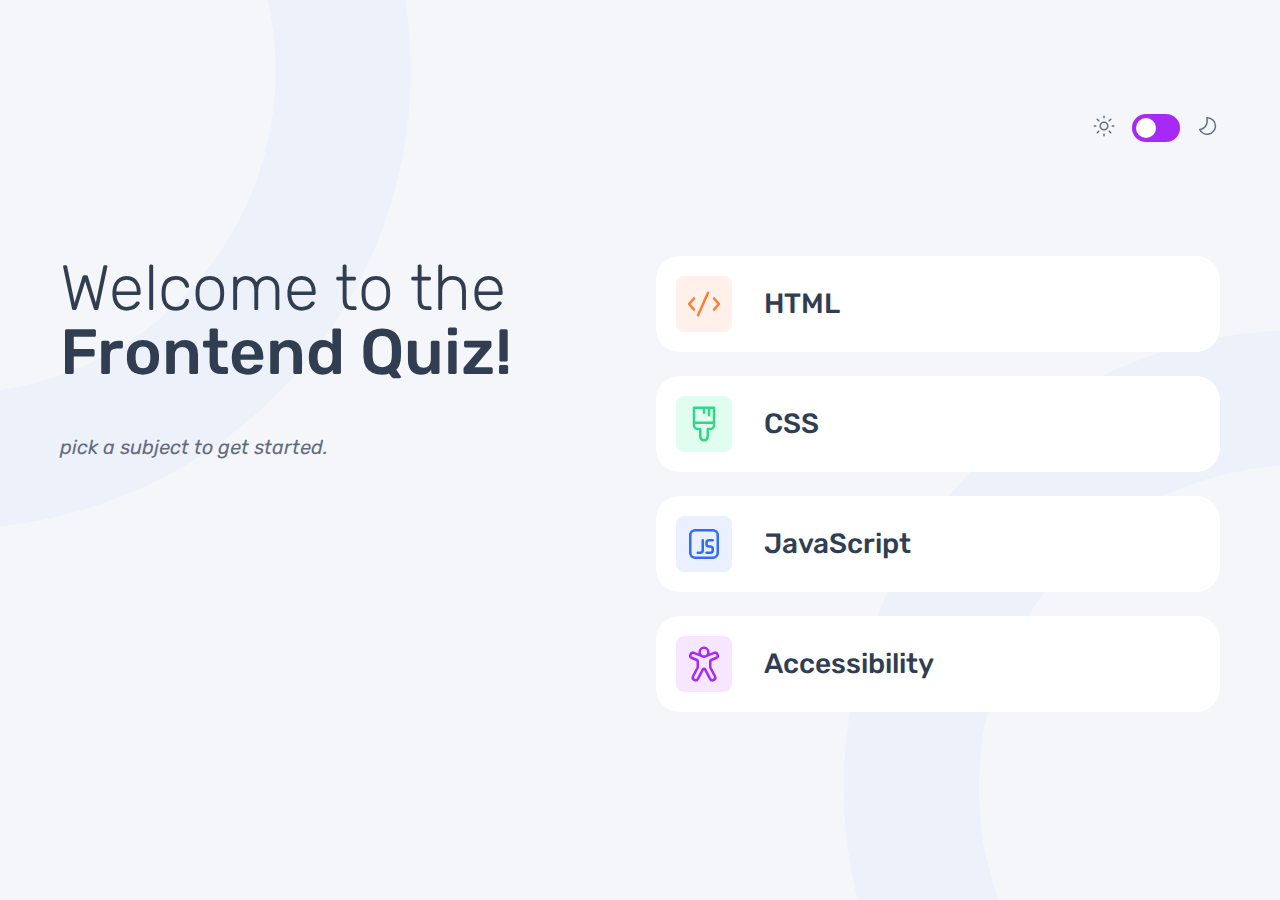
<file: solution14/index.html>
<!DOCTYPE html>
<html lang="en">
<head>
  <meta charset="UTF-8">
  <meta name="viewport" content="width=device-width, initial-scale=1.0">
  <link rel="icon" type="image/png" sizes="32x32" href="./assets/images/favicon-32x32.png">
  <link rel="stylesheet" href="styles.css">
  <title>Frontend Mentor | Frontend quiz app</title>
</head>
<body>
  <div class="container">
    <header>
      <div class="icons">
        <div class="imgSunDark" id="imgSunDark"><img src="assets/images/icon-sun-dark.svg"></div>
        <div class="imgSunLight" id="imgSunLight"><img src="assets/images/icon-sun-light.svg"></div>
        <input type="checkbox" class="theme-checkbox" id="theme-input">
        <div class="imgMoonDark" id="imgMoonDark"><img src="assets/images/icon-moon-dark.svg"></div>
        <div class="imgMoonLight" id="imgMoonLight"><img src="assets/images/icon-moon-light.svg"></div>  
      </div>
    </header>
    <div class="mainContent">
      <div class="wrapperLeft">
        <h1 class="heading" id="heading">
          <span class="h1Light" id="h1-light">Welcome to the</span>Frontend Quiz!
        </h1>
        <div class="subHeading" id="sub-heading">
          pick a subject to get started.
        </div>
      </div>
      <div class="wrapperRight">
        <a href="HTML.html"><button class="btnOption" id="btnOption">
            <div class="btnImgWrapperHTML"><img src="assets/images/icon-html.svg"></div><span
              class="imgText" id="imgText">HTML</span>
          </button></a>
        <a href="CSS.html"><button class="btnOption" id="btnOption1">
          <div class="btnImgWrapperCSS"><img src="assets/images/icon-css.svg" width="40px" height="40px"></div><span
            class="imgText" id="imgText1">CSS</span>
        </button></a>
         <a href="JavaScript.html"><button class="btnOption" id="btnOption2">
         <div class="btnImgWrapperJS"><img src="assets/images/icon-js.svg"></div><span
            class="imgText" id="imgText2">JavaScript</span>
        </button></a>
        <a href="Accessibility.html"><button class="btnOption" id="btnOption3">
          <div class="btnImgWrapperAccessibility"><img src="assets/images/icon-accessibility.svg"></div><span
            class="imgText" id="imgText3">Accessibility</span>
        </button></a>
      </div>
    </div>
  </div>
  <div class="iconsContainer" style="display: none;">
    <div class="imgSunDark" id="imgSunDark1"><img src="assets/images/icon-sun-dark.svg"></div>
    <div class="imgSunLight" id="imgSunLight1"><img src="assets/images/icon-sun-light.svg"></div>
    <input type="checkbox" class="theme-checkbox" id="theme-input1">
    <div class="imgMoonDark" id="imgMoonDark1"><img src="assets/images/icon-moon-dark.svg"></div>
    <div class="imgMoonLight" id="imgMoonLight1"><img src="assets/images/icon-moon-light.svg"></div>  
</div>
  <script src="darkmode.js"></script>
  <script src="main.js"></script>
</body>
</html>
</file>
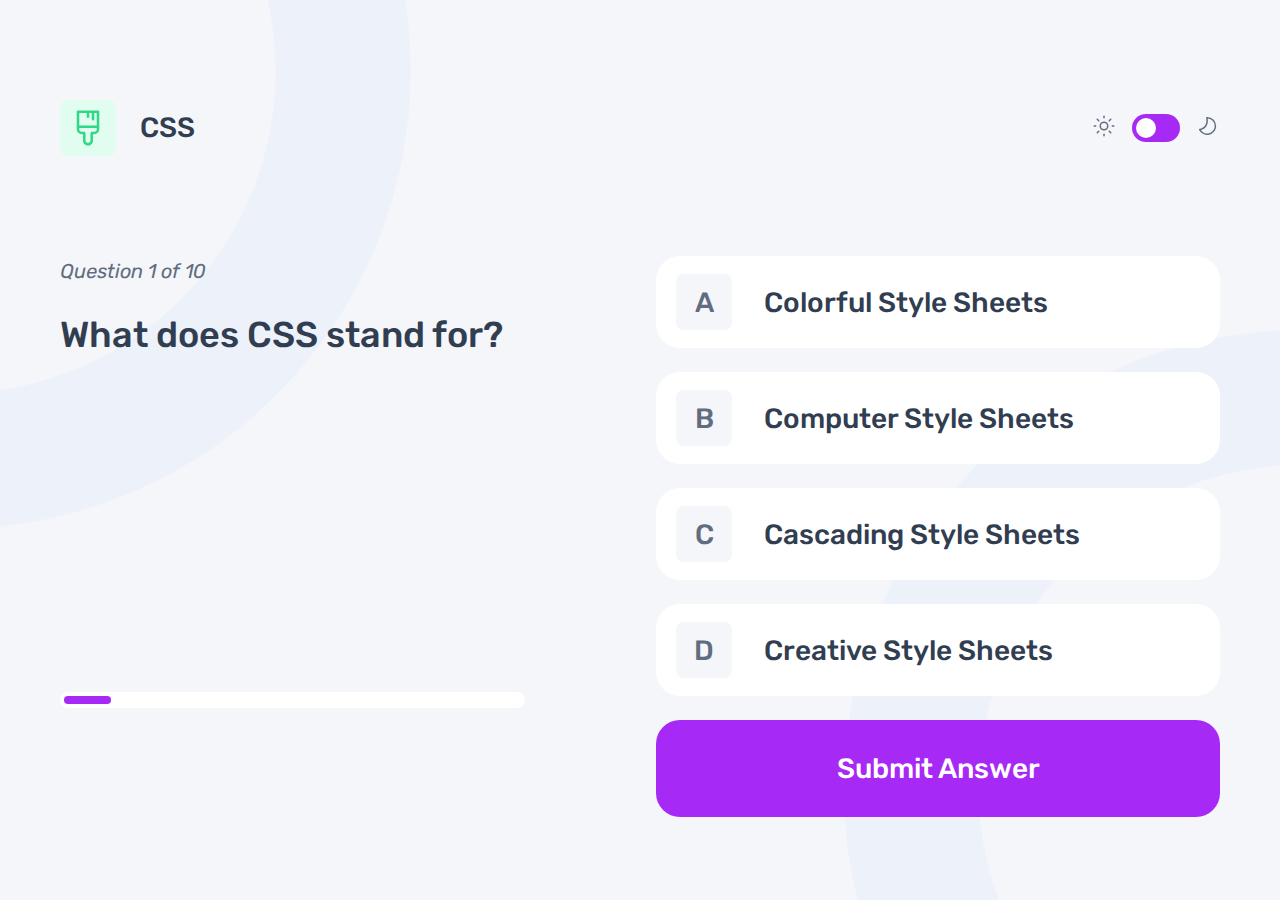
<file: solution14/CSS.html>
<!DOCTYPE html>
<html lang="en">
<head>
    <meta charset="UTF-8">
    <meta name="viewport" content="width=device-width, initial-scale=1.0">
    <link rel="icon" type="image/png" sizes="32x32" href="./assets/images/favicon-32x32.png">
    <link rel="stylesheet" href="CSS.css">
    <title>Frontend Mentor | Frontend quiz app</title>
</head>
<body>
    <div class="Quiz" id="quizContainer">
        <div class="container">
            <header>
                <div class="icons">
                    <div class="buttonWrapper">
                        <div class="btnImgWrapperCSS">
                            <img src="assets/images/icon-css.svg">
                        </div>
                        <span class="imgText">CSS</span>
                    </div>
                    <div class="iconsContainer">
                        <div class="imgSunDark" id="imgSunDark"><img src="assets/images/icon-sun-dark.svg"></div>
                        <div class="imgSunLight" id="imgSunLight"><img src="assets/images/icon-sun-light.svg"></div>
                        <input type="checkbox" class="theme-checkbox" id="theme-input">
                        <div class="imgMoonDark" id="imgMoonDark"><img src="assets/images/icon-moon-dark.svg"></div>
                        <div class="imgMoonLight" id="imgMoonLight"><img src="assets/images/icon-moon-light.svg"></div>  
                    </div>
                </div>
            </header>
            <div class="mainContent">
                <div class="wrapperLeft">
                    <div class="questionWrapper">
                        <div class="questionNumber">
                            Question <span id="questionNumber"></span> of 10
                        </div>
                        <div class="Question">
                            <span id="question"></span>
                        </div>
                    </div>
                    <div class="progress-container">
                        <div class="progress-bar" id="progress-bar"></div>
                    </div>
                </div>
                <div class="wrapperRight">
                    <div class="buttonContainer">
                        <button class="buttonAnswer" id="button-answer1">
                            <div class="answer" id="answer1">A</div><span id="answer01"></span>
                            <img src="assets/images/icon-correct.svg" class="imgCorrect" id="correct"><img
                                src="assets/images/icon-error.svg" class="imgWrong" id="wrong">
                        </button>
                        <button class="buttonAnswer" id="button-answer2">
                            <div class="answer" id="answer2">B</div><span id="answer02"></span>
                            <img src="assets/images/icon-correct.svg" class="imgCorrect" id="correct"><img
                                src="assets/images/icon-error.svg" class="imgWrong" id="wrong">
                        </button>
                        <button class="buttonAnswer" id="button-answer3">
                            <div class="answer" id="answer3">C</div><span id="answer03"></span>
                            <img src="assets/images/icon-correct.svg" class="imgCorrect" id="correct"><img
                                src="assets/images/icon-error.svg" class="imgWrong" id="wrong">
                        </button>
                        <button class="buttonAnswer" id="button-answer4">
                            <div class="answer" id="answer4">D</div><span id="answer04"></span>
                            <img src="assets/images/icon-correct.svg" class="imgCorrect" id="correct"><img
                                src="assets/images/icon-error.svg" class="imgWrong" id="wrong">
                        </button>
                    </div>
                    <button class="btnSubmit" id="btn-submit">Submit Answer</button>
                    <div class="invalidAnswer" id="invalid-answer">
                        <img src="assets/images/icon-error.svg" style="margin-right: 8px;">Please select an answer
                    </div>
                </div>
            </div>
        </div>
    </div>
    <div class="Score" id="score-container">
        <div class="container">
            <header>
                <div class="icons">
                    <div class="buttonWrapper">
                        <div class="btnImgWrapperCSS">
                            <img src="assets/images/icon-css.svg">
                        </div>
                        <span class="imgText">CSS</span>
                    </div>
                    <div class="iconsContainer">
                        <div class="imgSunDark" id="imgSunDark1"><img src="assets/images/icon-sun-dark.svg"></div>
                        <div class="imgSunLight" id="imgSunLight1"><img src="assets/images/icon-sun-light.svg"></div>
                        <input type="checkbox" class="theme-checkbox" id="theme-input1">
                        <div class="imgMoonDark" id="imgMoonDark1"><img src="assets/images/icon-moon-dark.svg"></div>
                        <div class="imgMoonLight" id="imgMoonLight1"><img src="assets/images/icon-moon-light.svg"></div>  
                    </div>
                </div>
            </header>
            <div class="mainContent">
                <div class="wrapperLeft">
                    <h1 class="heading">
                        <span class="h1Light">Quiz completed</span>You scored...
                    </h1>
                </div>
                <div class="wrapper1">
                <div class="wrapperRight wrapperRightBackground">
                    <div class="wrapper">
                        <div class="btnImgWrapperCSS">
                            <img src="assets/images/icon-css.svg">
                        </div>
                        <span class="imgText">CSS</span>
                    </div>
                    <div class="scoreContainer">
                        <span class="scored" id="scored"></span><br>out of 10
                    </div>
                </div>
                <button class="btnSubmit" id="play-again">Play Again</button>
            </div>
            </div>
        </div>
    </div>
    <script src="darkmode.js"></script>
    <script src="css.js"></script>
</body>
</html>
</file>
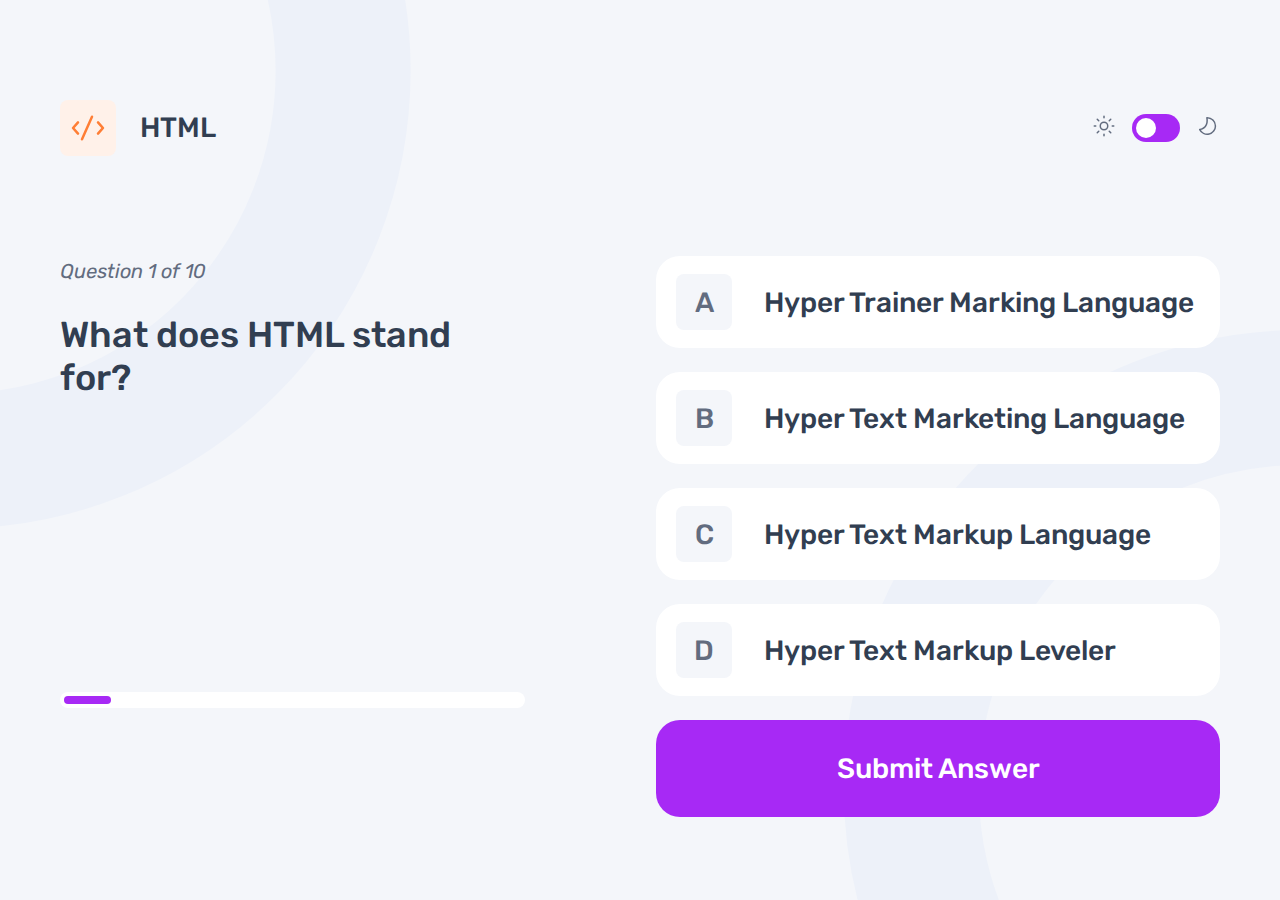
<file: solution14/HTML.html>
<!DOCTYPE html>
<html lang="en">
<head>
    <meta charset="UTF-8">
    <meta name="viewport" content="width=device-width, initial-scale=1.0">
    <link rel="icon" type="image/png" sizes="32x32" href="./assets/images/favicon-32x32.png">
    <link rel="stylesheet" href="HTML.css">
    <title>Frontend Mentor | Frontend quiz app</title>
</head>
<body>
    <div class="Quiz" id="quizContainer">
        <div class="container">
            <header>
                <div class="icons">
                    <div class="buttonWrapper">
                        <div class="btnImgWrapperHTML">
                            <img src="assets/images/icon-html.svg">
                        </div>
                        <span class="imgText" id="heading">HTML</span>
                    </div>
                    <div class="iconsContainer">
                        <div class="imgSunDark" id="imgSunDark"><img src="assets/images/icon-sun-dark.svg"></div>
                        <div class="imgSunLight" id="imgSunLight1"><img src="assets/images/icon-sun-light.svg"></div>
                        <input type="checkbox" class="theme-checkbox" id="theme-input">
                        <div class="imgMoonDark" id="imgMoonDark"><img src="assets/images/icon-moon-dark.svg"></div>
                        <div class="imgMoonLight" id="imgMoonLight1"><img src="assets/images/icon-moon-light.svg"></div>  
                    </div>
                </div>
            </header>
            <div class="mainContent">
                <div class="wrapperLeft">
                    <div class="questionWrapper">
                        <div class="questionNumber" id="questionNumber1">
                            Question <span id="questionNumber"></span> of 10
                        </div>
                        <div class="Question">
                            <span id="question"></span>
                        </div>
                    </div>
                    <div class="progress-container" id="progress-container">
                        <div class="progress-bar" id="progress-bar"></div>
                    </div>
                </div>
                <div class="wrapperRight">
                    <div class="buttonContainer">
                        <button class="buttonAnswer" id="button-answer1">
                            <div class="answer" id="answer1">A</div><span id="answer01"></span>
                            <img src="assets/images/icon-correct.svg" class="imgCorrect" id="correct"><img
                                src="assets/images/icon-error.svg" class="imgWrong" id="wrong">
                        </button>
                        <button class="buttonAnswer" id="button-answer2">
                            <div class="answer" id="answer2">B</div><span id="answer02"></span>
                            <img src="assets/images/icon-correct.svg" class="imgCorrect" id="correct"><img
                                src="assets/images/icon-error.svg" class="imgWrong" id="wrong">
                        </button>
                        <button class="buttonAnswer" id="button-answer3">
                            <div class="answer" id="answer3">C</div><span id="answer03"></span>
                            <img src="assets/images/icon-correct.svg" class="imgCorrect" id="correct"><img
                                src="assets/images/icon-error.svg" class="imgWrong" id="wrong">
                        </button>
                        <button class="buttonAnswer" id="button-answer4">
                            <div class="answer" id="answer4">D</div><span id="answer04"></span>
                            <img src="assets/images/icon-correct.svg" class="imgCorrect" id="correct"><img
                                src="assets/images/icon-error.svg" class="imgWrong" id="wrong">
                        </button>
                    </div>
                    <button class="btnSubmit" id="btn-submit">Submit Answer</button>
                    <div class="invalidAnswer" id="invalid-answer">
                        <img src="assets/images/icon-error.svg" style="margin-right: 8px;">Please select an answer
                    </div>
                </div>
            </div>
        </div>
    </div>
    <div class="Score" id="score-container">
        <div class="container">
            <header>
                <div class="icons">
                    <div class="buttonWrapper">
                        <div class="btnImgWrapperHTML">
                            <img src="assets/images/icon-html.svg">
                        </div>
                        <span class="imgText"  id="htmlText">HTML</span>
                    </div>
                    <div class="iconsContainer">
                        <div class="imgSunDark" id="imgSunDark1"><img src="assets/images/icon-sun-dark.svg"></div>
                        <div class="imgSunLight" id="imgSunLight1"><img src="assets/images/icon-sun-light.svg"></div>
                        <input type="checkbox" class="theme-checkbox" id="theme-input1">
                        <div class="imgMoonDark" id="imgMoonDark1"><img src="assets/images/icon-moon-dark.svg"></div>
                        <div class="imgMoonLight" id="imgMoonLight1"><img src="assets/images/icon-moon-light.svg"></div>  
                    </div>
                </div>
            </header>
            <div class="mainContent">
                <div class="wrapperLeft">
                    <h1 class="heading" id="heading1">
                        <span class="h1Light" id="h1Light1">Quiz completed</span>You scored...
                    </h1>
                </div>
                <div class="wrapper1">
                <div class="wrapperRight wrapperRightBackground">
                    <div class="wrapper">
                        <div class="btnImgWrapperHTML">
                            <img src="assets/images/icon-html.svg">
                        </div>
                        <span class="imgText">HTML</span>
                    </div>
                    <div class="scoreContainer">
                        <span class="scored" id="scored"></span><br>out of 10
                    </div>
                </div>
                <button class="btnSubmit" id="play-again">Play Again</button>
            </div>
            </div>
        </div>
    </div>
    <script src="darkmode.js"></script>
    <script src="main.js"></script>
</body>
</html>
</file>
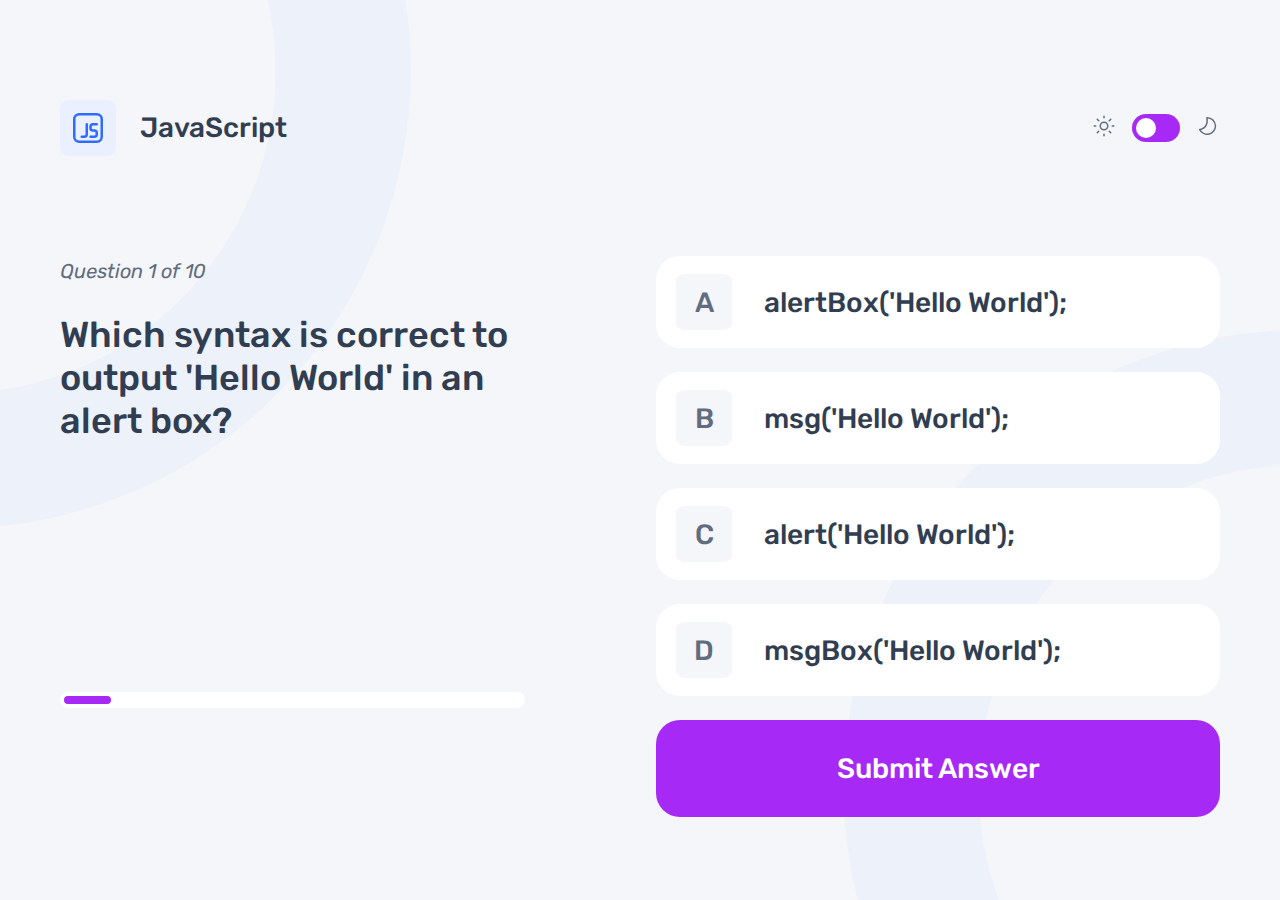
<file: solution14/JavaScript.html>
<!DOCTYPE html>
<html lang="en">
<head>
    <meta charset="UTF-8">
    <meta name="viewport" content="width=device-width, initial-scale=1.0">
    <link rel="icon" type="image/png" sizes="32x32" href="./assets/images/favicon-32x32.png">
    <link rel="stylesheet" href="JS.css">
    <title>Frontend Mentor | Frontend quiz app</title>
</head>
<body>
    <div class="Quiz" id="quizContainer">
        <div class="container">
            <header>
                <div class="icons">
                    <div class="buttonWrapper">
                        <div class="btnImgWrapperJS">
                            <img src="assets/images/icon-js.svg">
                        </div>
                        <span class="imgText">JavaScript</span>
                    </div>
                    <div class="iconsContainer">
                        <div class="imgSunDark" id="imgSunDark1"><img src="assets/images/icon-sun-dark.svg"></div>
                        <div class="imgSunLight" id="imgSunLight1"><img src="assets/images/icon-sun-light.svg"></div>
                        <input type="checkbox" class="theme-checkbox" id="theme-input">
                        <div class="imgMoonDark" id="imgMoonDark1"><img src="assets/images/icon-moon-dark.svg"></div>
                        <div class="imgMoonLight" id="imgMoonLight1"><img src="assets/images/icon-moon-light.svg"></div>  
                    </div>
                </div>
            </header>
            <div class="mainContent">
                <div class="wrapperLeft">
                    <div class="questionWrapper">
                        <div class="questionNumber">
                            Question <span id="questionNumber"></span> of 10
                        </div>
                        <div class="Question">
                            <span id="question"></span>
                        </div>
                    </div>
                    <div class="progress-container">
                        <div class="progress-bar" id="progress-bar"></div>
                    </div>
                </div>
                <div class="wrapperRight">
                    <div class="buttonContainer">
                        <button class="buttonAnswer" id="button-answer1">
                            <div class="answer" id="answer1">A</div><span id="answer01"></span>
                            <img src="assets/images/icon-correct.svg" class="imgCorrect" id="correct"><img
                                src="assets/images/icon-error.svg" class="imgWrong" id="wrong">
                        </button>
                        <button class="buttonAnswer" id="button-answer2">
                            <div class="answer" id="answer2">B</div><span id="answer02"></span>
                            <img src="assets/images/icon-correct.svg" class="imgCorrect" id="correct"><img
                                src="assets/images/icon-error.svg" class="imgWrong" id="wrong">
                        </button>
                        <button class="buttonAnswer" id="button-answer3">
                            <div class="answer" id="answer3">C</div><span id="answer03"></span>
                            <img src="assets/images/icon-correct.svg" class="imgCorrect" id="correct"><img
                                src="assets/images/icon-error.svg" class="imgWrong" id="wrong">
                        </button>
                        <button class="buttonAnswer" id="button-answer4">
                            <div class="answer" id="answer4">D</div><span id="answer04"></span>
                            <img src="assets/images/icon-correct.svg" class="imgCorrect" id="correct"><img
                                src="assets/images/icon-error.svg" class="imgWrong" id="wrong">
                        </button>
                    </div>
                    <button class="btnSubmit" id="btn-submit">Submit Answer</button>
                    <div class="invalidAnswer" id="invalid-answer">
                        <img src="assets/images/icon-error.svg" style="margin-right: 8px;">Please select an answer
                    </div>
                </div>
            </div>
        </div>
    </div>
    <div class="Score" id="score-container">
        <div class="container">
            <header>
                <div class="icons">
                    <div class="buttonWrapper">
                        <div class="btnImgWrapperJS">
                            <img src="assets/images/icon-js.svg">
                        </div>
                        <span class="imgText">JavaScript</span>
                    </div>
                    <div class="iconsContainer">
                        <div class="imgSunDark" id="imgSunDark"><img src="assets/images/icon-sun-dark.svg"></div>
                        <div class="imgSunLight" id="imgSunLight"><img src="assets/images/icon-sun-light.svg"></div>
                        <input type="checkbox" class="theme-checkbox" id="theme-input1">
                        <div class="imgMoonDark" id="imgMoonDark"><img src="assets/images/icon-moon-dark.svg"></div>
                        <div class="imgMoonLight" id="imgMoonLight"><img src="assets/images/icon-moon-light.svg"></div>  
                    </div>
                </div>
            </header>
            <div class="mainContent">
                <div class="wrapperLeft">
                    <h1 class="heading">
                        <span class="h1Light">Quiz completed</span>You scored...
                    </h1>
                </div>
                <div class="wrapper1">
                <div class="wrapperRight wrapperRightBackground">
                    <div class="wrapper">
                        <div class="btnImgWrapperJS">
                            <img src="assets/images/icon-js.svg">
                        </div>
                        <span class="imgText">JavaScript</span>
                    </div>
                    <div class="scoreContainer">
                        <span class="scored" id="scored"></span><br>out of 10
                    </div>
                </div>
                <button class="btnSubmit" id="play-again">Play Again</button>
            </div>
            </div>
        </div>
    </div>
    <script src="darkmode.js"></script>
    <script src="JS.js"></script>
</body>
</html>
</file>
<file: solution14/styles.css>
@import url('https://fonts.googleapis.com/css2?family=Rubik:ital,wght@0,300..900;1,300..900&display=swap');

* {
    margin: 0;
    padding: 0;
    box-sizing: border-box;
}

body {
    height: calc(100vh - 100px);
    background-image: url(assets/images/pattern-background-desktop-light.svg);
    background-repeat: no-repeat;
    background-size: cover;
    background-color: var(--clr-bckg);
}

.backgroundImgDark{
    background-image: url(assets/images/pattern-background-desktop-dark.svg);
}

.imgSunLight{
    display: none;
}

.imgMoonLight{
    display: none;
}

.filterMoonDark{
    filter: invert(1) brightness(2) contrast(100%);
}

.filterSunDark{
    filter: invert(1) brightness(2) contrast(100%);
}

.container {
    margin: 0 auto;
    max-width: 1160px;
}

.theme-checkbox {
    margin: 0 16px;
    --toggle-size: 48px;
    -webkit-appearance: none;
    -moz-appearance: none;
    appearance: none;
    width: 48px;
    height: 28px;
    background: -o-linear-gradient(left, rgba(167, 41, 245, 1) 50%, rgba(167, 41, 245, 1) 50%) no-repeat;
    background: linear-gradient(to right, rgba(167, 41, 245, 1) 50%, rgba(167, 41, 245, 1) 50%) no-repeat;
    background-size: 205%;
    background-position: 0;
    -webkit-transition: 0.4s;
    -o-transition: 0.4s;
    transition: 0.4s;
    border-radius: 99em;
    position: relative;
    cursor: pointer;
    font-size: var(--toggle-size);
}

.theme-checkbox::before {
    content: "";
    width: 20px;
    height: 20px;
    position: absolute;
    top: 4px;
    left: 4px;
    background: -o-linear-gradient(left, #FFFFFF 50%, #FFFFFF 50%) no-repeat;
    background: linear-gradient(to right, #FFFFFF 50%, #FFFFFF 50%) no-repeat;
    background-size: 205%;
    background-position: 100%;
    border-radius: 50%;
    -webkit-transition: 0.4s;
    -o-transition: 0.4s;
    transition: 0.4s;
}


.checked1::before{
    left: calc(100% - 20px - 4px);
}

.theme-checkbox:checked {
    background-position: 100%;
}


a {
    text-decoration: none;
}

button {
    cursor: pointer;
}


header {
    margin: 100px 0px;
    height: 56px;
}


.icons {
    padding: 14px 0;
    display: flex;
    justify-content: right;
}

.mainContent {
    width: 1160px;
    display: flex;
    justify-content: space-between;
}

.wrapperRight {
    display: flex;
    flex-direction: column;
    gap: 24px;
}

.wrapperLeft {
    display: flex;
    flex-direction: column;
    gap: 48px;
}

.heading {
    max-width: 465px;
}

.active1{
    display: block;
}

.nonActive{
    display: none;
}

.h1Light {
    display: block;
    max-width: 465px;
    font-family: "Rubik", sans-serif;
    font-optical-sizing: auto;
    font-weight: 300;
    font-style: normal;
    font-size: 64px;
    line-height: 100%;
    letter-spacing: 0px;
    color: var(--clr-dark);
}


h1 {
    max-width: 465px;
    display: block;
    font-family: "Rubik", sans-serif;
    font-optical-sizing: auto;
    font-weight: 500;
    font-style: normal;
    font-size: 64px;
    line-height: 100%;
    letter-spacing: 0px;
    color: var(--clr-dark);
}

.subHeading {
    font-family: "Rubik", sans-serif;
    font-optical-sizing: auto;
    font-weight: 400;
    font-style: italic;
    line-height: 150%;
    font-size: 20px;
    color: var(--clr-sh)
}

.btnOption {
    padding: 20px;
    width: 564px;
    text-align: left;
    display: flex;
    align-items: center;
    border-radius: 24px;
    border: none;
    background-color: var(--clr-btn);
    font-family: "Rubik", sans-serif;
    font-optical-sizing: auto;
    font-weight: 500;
    font-style: normal;
    font-size: 28px;
    line-height: 100%;
    letter-spacing: 0px;
}

.imgText {
    margin-left: 32px;
    color: var(--clr-dark);
}

.btnImgWrapperCSS {
    width: 56px;
    height: 56px;
    background-color: #E0FDEF;
    display: flex;
    align-items: center;
    justify-content: center;
    border-radius: 8px;
    color: var(--clr-dark);
}

.btnImgWrapperHTML {
    width: 56px;
    height: 56px;
    background-color: #FFF1E9;
    display: flex;
    align-items: center;
    justify-content: center;
    border-radius: 8px;
    color: var(--clr-dark);
}

.btnImgWrapperJS {
    width: 56px;
    height: 56px;
    background-color: #EBF0FF;
    display: flex;
    align-items: center;
    justify-content: center;
    border-radius: 8px;
    color: var(--clr-dark);
}

.btnImgWrapperAccessibility {
    width: 56px;
    height: 56px;
    background-color: #F6E7FF;
    display: flex;
    align-items: center;
    justify-content: center;
    border-radius: 8px;
    color: var(--clr-dark);
}


:root {
    --clr-dark: rgba(49, 62, 81, 1);
    --clr-light: #FFFFFF;
    --clr-sh:rgba(98, 108, 127, 1);
    --clr-btn:#FFFFFF;
    --clr-bckg:rgba(244, 246, 250, 1);
}

.dark-mode {
    --clr-bckg:rgba(244, 246, 250, 1);
    --clr-light: rgba(49, 62, 81, 1);
    --clr-dark: #FFFFFF;
    --clr-btn:rgba(59, 77, 102, 1);
    --clr-sh:rgba(171, 193, 225, 1);
    --clr-bckg:rgba(49, 62, 81, 1);
}


@media (max-width: 1199.98px) {
    .mainContent{
        display: block;
        max-width: 640px;
    }
    .container{
        max-width: 640px;
    }
    .btnOption{
        width: 100%;
    }
    .h1Light{
        font-size: 40px;
    }
    h1{
        font-size: 40px;
    }
    header{
        margin-top: 28px;
        margin-bottom: 56px;
    }
    .wrapperLeft{
        gap: 16px;
    }
    .subHeading{
        margin-bottom: 40px;
    }
}

@media (max-width:767.98px) {
    .mainContent{
        max-width: 470px;
    }
    .container{
        max-width: 470px;
    }
}

@media (max-width: 499.98px) {
    .mainContent{
        max-width: 320px;
    }
    .container{
        max-width: 320px;
    }
    .subHeading{
        font-size: 14px;
    }
}

@media (max-width:319.98px) {
    .mainContent{
        max-width: fit-content;
    }
    .container{
        max-width: fit-content;
    }
}
</file>
<file: solution14/CSS.css>
@import url('https://fonts.googleapis.com/css2?family=Rubik:ital,wght@0,300..900;1,300..900&display=swap');

*{
    margin: 0;
    padding: 0;
    box-sizing: border-box;
}

body {
    height: calc(100vh - 100px);
    background-image: url(assets/images/pattern-background-desktop-light.svg);
    background-repeat: no-repeat;
    background-size: cover;
    background-color: var(--clr-bckg);
}

.backgroundImgDark{
    background-image: url(assets/images/pattern-background-desktop-dark.svg);
}

:root {
    --clr-dark: rgba(49, 62, 81, 1);
    --clr-light: #FFFFFF;
    --clr-sh:rgba(98, 108, 127, 1);
    --clr-btn:#FFFFFF;
    --clr-bckg:rgba(244, 246, 250, 1);
}

.filterMoonDark{
    filter: invert(1) brightness(2) contrast(100%);
}

.filterSunDark{
    filter: invert(1) brightness(2) contrast(100%);
}

.dark-mode {
    --clr-bckg:rgba(244, 246, 250, 1);
    --clr-light: rgba(49, 62, 81, 1);
    --clr-dark: #FFFFFF;
    --clr-btn:rgba(59, 77, 102, 1);
    --clr-sh:rgba(171, 193, 225, 1);
    --clr-bckg:rgba(49, 62, 81, 1);
}

.active1{
    display: block;
}

.nonActive{
    display: none;
}

.container{
    margin: 0 auto;
    max-width: 1160px;
}

.theme-checkbox {
    margin: 0 16px;
    --toggle-size: 48px;
    -webkit-appearance: none;
    -moz-appearance: none;
    appearance: none;
    width: 48px;
    height: 28px;
    background: -o-linear-gradient(left, rgba(167, 41, 245, 1) 50%, rgba(167, 41, 245, 1) 50%) no-repeat;
    background: linear-gradient(to right, rgba(167, 41, 245, 1) 50%, rgba(167, 41, 245, 1) 50%) no-repeat;
    background-size: 205%;
    background-position: 0;
    -webkit-transition: 0.4s;
    -o-transition: 0.4s;
    transition: 0.4s;
    border-radius: 99em;
    position: relative;
    cursor: pointer;
    font-size: var(--toggle-size);
}

.theme-checkbox::before {
    content: "";
    width: 20px;
    height: 20px;
    position: absolute;
    top: 4px;
    left: 4px;
    background: -o-linear-gradient(left, #FFFFFF 50%, #FFFFFF 50%) no-repeat;
    background: linear-gradient(to right, #FFFFFF 50%, #FFFFFF 50%) no-repeat;
    background-size: 205%;
    background-position: 100%;
    border-radius: 50%;
    -webkit-transition: 0.4s;
    -o-transition: 0.4s;
    transition: 0.4s;
}

.checked1::before{
    left: calc(100% - 20px - 4px);
}

.imgSunLight{
    display: none;
}

.imgMoonLight{
    display: none;
}

.theme-checkbox:checked {
    background-position: 100%;
}

a{
    text-decoration: none;
}

button{
    cursor: pointer;
}

header{
    margin: 100px 0px;
}


.icons{
    display: flex;
    justify-content: space-between;
}

.mainContent{
    width: 1160px;
    display: flex;
    justify-content: space-between;
}

.wrapperRight{
    display: flex;
    flex-direction: column;
    gap: 24px;
}

.wrapperLeft{
    display: flex;
    flex-direction: column;
    justify-content: space-between;
}

.heading{
    max-width: 465px;
}

.h1Light{
    display: block;
    max-width: 465px;
    font-family: "Rubik", sans-serif;
    font-optical-sizing: auto;
    font-weight: 300;
    font-style: normal;
    font-size: 64px;
    line-height: 100%;
    letter-spacing: 0px;
    color: var(--clr-dark);
}


h1{
    max-width: 465px;
    display: block;
    font-family: "Rubik", sans-serif;
    font-optical-sizing: auto;
    font-weight: 500;
    font-style: normal;
    font-size: 64px;
    line-height: 100%;
    letter-spacing: 0px;
    color: var(--clr-dark);
}

.subHeading{
    font-family: "Rubik", sans-serif;
    font-optical-sizing: auto;
    font-weight: 400;
    font-style: italic;
    line-height: 150%;
    font-size: 20px;
    color: rgba(98, 108, 127, 1);
}

.btnOption{
    padding: 20px;
    width: 564px;
    text-align: left;
    display: flex;
    align-items: center;
    border-radius: 24px;
    border: none;
    background-color: #FFFFFF;
    font-family: "Rubik", sans-serif;
    font-optical-sizing: auto;
    font-weight: 500;
    font-style: normal;
    font-size: 28px;
    line-height: 100%;
    letter-spacing: 0px;
}

.btnImgWrapperCSS{
    width: 56px;
    height: 56px;
    background-color: #E0FDEF;
    display: flex;
    align-items: center;
    justify-content: center;
    border-radius: 8px;
    color: rgba(49, 62, 81, 1);
}

.buttonWrapper{
    gap: 24px;
}

.btnImgWrapperHTML{
    width: 56px;
    height: 56px;
    background-color: #FFF1E9;
    display: flex;
    align-items: center;
    justify-content: center;
    border-radius: 8px;
    color: rgba(49, 62, 81, 1);
}

.btnImgWrapperJS{
    width: 56px;
    height: 56px;
    background-color: #EBF0FF;
    display: flex;
    align-items: center;
    justify-content: center;
    border-radius: 8px;
    color: rgba(49, 62, 81, 1);
}

.btnImgWrapperAccessibility{
    width: 56px;
    height: 56px;
    background-color: #F6E7FF;
    display: flex;
    align-items: center;
    justify-content: center;
    border-radius: 8px;
    color: rgba(49, 62, 81, 1);
}

.imgText{
    color: var(--clr-dark);
    font-family: "Rubik", sans-serif;
    font-optical-sizing: auto;
    font-weight: 500;
    font-style: normal;
    font-size: 28px;
    line-height: 100%;
    letter-spacing: 0px;
}

.buttonWrapper{
    display: flex;
    align-items: center;
}

.iconsContainer{
    display: flex;
    align-items: center;
}

.questionNumber{
    color: var(--clr-sh);
    font-family: "Rubik", sans-serif;
    font-optical-sizing: auto;
    font-weight: 400;
    font-style: italic;
    line-height: 150%;
    font-size: 20px;
    margin-bottom: 27px;
}

.Question{
    font-family: "Rubik", sans-serif;
    font-optical-sizing: auto;
    font-weight: 500;
    font-style: normal;
    font-size: 36px;
    line-height: 120%;
    color: var(--clr-dark);
}

.wrapperLeft{
    max-width: 465px;
    height: 452px;
}

.progress-container {
    max-width: 465px;
    width: 465px;
    background-color: var(--clr-btn);
    border-radius: 9999px;
    overflow: hidden;
}

.progress-bar {
    margin: 4px;
    height: 8px;
    max-width: 457px;
    width: 0%;
    background-color: rgba(167, 41, 245, 1);
    border-radius: 104px;
    transition: width 0.4s ease;
}

.wrapperRight{
    width: 564px;
}

.buttonAnswer{
    width: 100%;
    border: none;
    background-color: var(--clr-btn);
    padding: 18px 20px;
    border-radius: 24px;
    font-family: "Rubik", sans-serif;
    font-optical-sizing: auto;
    font-weight: 500;
    font-style: normal;
    font-size: 28px;
    color: var(--clr-dark);
    display: flex;
    align-items: center;
}

.buttonAnswer:hover{
    border: 3px solid rgba(167, 41, 245, 1);
    padding: 15px 17px;
}

.hover{
    background-color: rgba(167, 41, 245, 1) !important;
    color: #FFFFFF !important;
}

.active{
    background-color: #F6E7FF !important;
    color: rgba(167, 41, 245, 1) !important;
}

.answerActive{
    display: block !important;
}

.rightBorder{
    border: 3px solid rgba(38, 215, 130, 1);
    padding: 15px 17px !important;
}

.right{
    background-color: rgba(38, 215, 130, 1) !important;
    color: #FFFFFF !important;
}

.wrongBorder{
    border: 3px solid rgba(238, 84, 84, 1);
    padding: 15px 17px !important;
}

.wrong{
    background-color: rgba(238, 84, 84, 1) !important;
    color: #FFFFFF !important;
}

.buttonContainer{
    display: flex;
    flex-direction: column;
    gap: 24px;
}

.imgCorrect, .imgWrong{
    margin-left: auto;
    display: none;
}


.answer{
    font-family: "Rubik", sans-serif;
    font-optical-sizing: auto;
    font-weight: 500;
    font-style: normal;
    font-size: 28px;
    width: 56px;
    height: 56px;
    display: flex;
    justify-content: center;
    align-items: center;
    background-color: rgba(244, 246, 250, 1);
    border-radius: 8px;
    color: rgba(98, 108, 127, 1);
    margin-right: 32px;
}

.btnSubmit{
    border: none;
    background-color: rgba(167, 41, 245, 1);
    color: #FFFFFF;
    width: 100%;
    padding: 32px;
    font-family: "Rubik", sans-serif;
    font-optical-sizing: auto;
    font-weight: 500;
    font-style: normal;
    font-size: 28px;
    border-radius: 24px;
}

.btnSubmit:hover{
    opacity: 50%;
}

#answer01, #answer02, #answer03, #answer04{
    text-align: left;
}

.wrapper{
    display: flex;
    gap: 24px;
    justify-content: center;
    align-items: center;
    margin-bottom: 40px;
}

.wrapperRightBackground{
    padding: 48px;
    background-color: var(--clr-btn);
    border-radius: 24px;
    gap: 0px;
    height: 388px;
}

.scoreContainer{
    text-align: center;
    color: var(--clr-sh);
    font-family: "Rubik", sans-serif;
    font-optical-sizing: auto;
    font-weight: 400;
    font-style: normal;
    font-size: 24px;
    line-height: 150%;
}

.scored{
    color: var(--clr-dark);
    font-family: "Rubik", sans-serif;
    font-optical-sizing: auto;
    font-weight: 500;
    font-style: normal;
    font-size: 144px;
    line-height: 100%;
}

.wrapper1{
    display: flex;
    flex-direction: column;
    gap: 32px;
}

.Score{
    display: none;
}

.invalidAnswer{
    display: none;
    justify-content: center;
    align-items: center;
    color: rgba(238, 84, 84, 1);
    font-family: "Rubik", sans-serif;
    font-optical-sizing: auto;
    font-weight: 400;
    font-style: normal;
    line-height: 150%;
    font-size: 24px;
}

@media (max-width: 1199.98px) {
    .mainContent{
        display: block;
        max-width: 640px;
    }
    .questionNumber{
        margin-bottom: 12px;
    }
    .container{
        max-width: 640px;
    }
    .btnOption{
        width: 100%;
    }
    .h1Light{
        font-size: 40px;
    }
    h1{
        font-size: 40px;
    }
    header{
        margin-top: 28px;
        margin-bottom: 56px;
    }
    .wrapperLeft{
        height: auto;
        margin-bottom: 64px;
        width: 100%;
        max-width: 640px;
    }
    .subHeading{
        margin-bottom: 40px;
    }
    .questionWrapper{
        margin-bottom: 40px;
    }
    .wrapperRight{
        width: 100%;
    }
    .progress-container{
        width: 100%;
        max-width: 640px;
    }
}

@media (max-width:767.98px) {
    .mainContent{
        max-width: 470px;
    }
    .container{
        max-width: 470px;
    }
    .Question{
        font-size: 20px;
        line-height: 120%;
    }
}

@media (max-width: 499.98px) {
    .mainContent{
        max-width: 320px;
    }
    .container{
        max-width: 320px;
    }
    .subHeading{
        font-size: 14px;
    }
    .buttonWrapper{
        gap: 16px;
    }
    .imgText{
        font-size: 18px;
    }

}

@media (max-width:319.98px) {
    .mainContent{
        max-width: fit-content;
    }
    .container{
        max-width: fit-content;
    }
}
</file>
<file: solution14/HTML.css>
@import url('https://fonts.googleapis.com/css2?family=Rubik:ital,wght@0,300..900;1,300..900&display=swap');

* {
    margin: 0;
    padding: 0;
    box-sizing: border-box;
}

body {
    height: calc(100vh - 100px);
    background-image: url(assets/images/pattern-background-desktop-light.svg);
    background-repeat: no-repeat;
    background-size: cover;
    background-color: var(--clr-bckg);
}

.backgroundImgDark{
    background-image: url(assets/images/pattern-background-desktop-dark.svg);
}

:root {
    --clr-dark: rgba(49, 62, 81, 1);
    --clr-light: #FFFFFF;
    --clr-sh:rgba(98, 108, 127, 1);
    --clr-btn:#FFFFFF;
    --clr-bckg:rgba(244, 246, 250, 1);
}

.dark-mode {
    --clr-bckg:rgba(244, 246, 250, 1);
    --clr-light: rgba(49, 62, 81, 1);
    --clr-dark: #FFFFFF;
    --clr-btn:rgba(59, 77, 102, 1);
    --clr-sh:rgba(171, 193, 225, 1);
    --clr-bckg:rgba(49, 62, 81, 1);
}

.imgSunLight{
    display: none;
}
.filterMoonDark{
    filter: invert(1) brightness(2) contrast(100%);
}

.filterSunDark{
    filter: invert(1) brightness(2) contrast(100%);
}

.imgMoonLight{
    display: none;
}

.active1{
    display: block;
}

.nonActive{
    display: none;
}

.container {
    margin: 0 auto;
    max-width: 1160px;
}

.theme-checkbox {
    margin: 0 16px;
    --toggle-size: 48px;
    -webkit-appearance: none;
    -moz-appearance: none;
    appearance: none;
    width: 48px;
    height: 28px;
    background: -o-linear-gradient(left, rgba(167, 41, 245, 1) 50%, rgba(167, 41, 245, 1) 50%) no-repeat;
    background: linear-gradient(to right, rgba(167, 41, 245, 1) 50%, rgba(167, 41, 245, 1) 50%) no-repeat;
    background-size: 205%;
    background-position: 0;
    -webkit-transition: 0.4s;
    -o-transition: 0.4s;
    transition: 0.4s;
    border-radius: 99em;
    position: relative;
    cursor: pointer;
    font-size: var(--toggle-size);
}

.theme-checkbox::before {
    content: "";
    width: 20px;
    height: 20px;
    position: absolute;
    top: 4px;
    left: 4px;
    background: -o-linear-gradient(left, #FFFFFF 50%, #FFFFFF 50%) no-repeat;
    background: linear-gradient(to right, #FFFFFF 50%, #FFFFFF 50%) no-repeat;
    background-size: 205%;
    background-position: 100%;
    border-radius: 50%;
    -webkit-transition: 0.4s;
    -o-transition: 0.4s;
    transition: 0.4s;
}

.checked1::before{
    left: calc(100% - 20px - 4px);
}

.theme-checkbox:checked {
    background-position: 100%;
}

a {
    text-decoration: none;
}

button {
    cursor: pointer;
}

header {
    margin: 100px 0px;
}


.icons {
    display: flex;
    justify-content: space-between;
}

.mainContent {
    width: 1160px;
    display: flex;
    justify-content: space-between;
}

.wrapperRight {
    display: flex;
    flex-direction: column;
    gap: 24px;
}

.wrapperLeft {
    display: flex;
    flex-direction: column;
    justify-content: space-between;
}

.heading {
    max-width: 465px;
}

.h1Light {
    display: block;
    max-width: 465px;
    font-family: "Rubik", sans-serif;
    font-optical-sizing: auto;
    font-weight: 300;
    font-style: normal;
    font-size: 64px;
    line-height: 100%;
    letter-spacing: 0px;
    color: var(--clr-dark);
}


h1 {
    max-width: 465px;
    display: block;
    font-family: "Rubik", sans-serif;
    font-optical-sizing: auto;
    font-weight: 500;
    font-style: normal;
    font-size: 64px;
    line-height: 100%;
    letter-spacing: 0px;
    color: var(--clr-dark);
}

.subHeading {
    font-family: "Rubik", sans-serif;
    font-optical-sizing: auto;
    font-weight: 400;
    font-style: italic;
    line-height: 150%;
    font-size: 20px;
    color: rgba(98, 108, 127, 1);
}

.btnOption {
    padding: 20px;
    width: 564px;
    text-align: left;
    display: flex;
    align-items: center;
    border-radius: 24px;
    border: none;
    background-color: var(--clr-light);
    font-family: "Rubik", sans-serif;
    font-optical-sizing: auto;
    font-weight: 500;
    font-style: normal;
    font-size: 28px;
    line-height: 100%;
    letter-spacing: 0px;
}

.buttonWrapper {
    gap: 24px;
}

.btnImgWrapperCSS {
    width: 56px;
    height: 56px;
    background-color: #E0FDEF;
    display: flex;
    align-items: center;
    justify-content: center;
    border-radius: 8px;
    color: var(--clr-dark);
}

.btnImgWrapperHTML {
    width: 56px;
    height: 56px;
    background-color: #FFF1E9;
    display: flex;
    align-items: center;
    justify-content: center;
    border-radius: 8px;
    color: var(--clr-dark);
}

.btnImgWrapperJS {
    width: 56px;
    height: 56px;
    background-color: #EBF0FF;
    display: flex;
    align-items: center;
    justify-content: center;
    border-radius: 8px;
    color: var(--clr-dark);
}

.btnImgWrapperAccessibility {
    width: 56px;
    height: 56px;
    background-color: #F6E7FF;
    display: flex;
    align-items: center;
    justify-content: center;
    border-radius: 8px;
    color: var(--clr-dark);
}

.imgText {
    font-family: "Rubik", sans-serif;
    font-optical-sizing: auto;
    font-weight: 500;
    font-style: normal;
    font-size: 28px;
    line-height: 100%;
    letter-spacing: 0px;
    color: var(--clr-dark);
}

.buttonWrapper {
    display: flex;
    align-items: center;
}

.iconsContainer {
    display: flex;
    align-items: center;
}

.questionNumber {
    font-family: "Rubik", sans-serif;
    font-optical-sizing: auto;
    font-weight: 400;
    font-style: italic;
    line-height: 150%;
    font-size: 20px;
    margin-bottom: 27px;
    color: var(--clr-sh);
}

.Question {
    font-family: "Rubik", sans-serif;
    font-optical-sizing: auto;
    font-weight: 500;
    font-style: normal;
    font-size: 36px;
    line-height: 120%;
    color: var(--clr-dark);
}

.wrapperLeft {
    max-width: 465px;
    height: 452px;
}

.progress-container {
    max-width: 465px;
    width: 100%;
    background-color: var(--clr-btn);
    border-radius: 9999px;
    overflow: hidden;
}

.progress-bar {
    margin: 4px;
    height: 8px;
    max-width: 457px;
    width: 0%;
    background-color: rgba(167, 41, 245, 1);
    border-radius: 104px;
    transition: width 0.4s ease;
}

.wrapperRight {
    width: 564px;
}

.buttonAnswer {
    width: 100%;
    border: none;
    background-color: var(--clr-btn);
    padding: 18px 20px;
    border-radius: 24px;
    font-family: "Rubik", sans-serif;
    font-optical-sizing: auto;
    font-weight: 500;
    font-style: normal;
    font-size: 28px;
    color: var(--clr-dark);
    display: flex;
    align-items: center;
}

.buttonAnswer:hover {
    border: 3px solid rgba(167, 41, 245, 1);
    padding: 15px 17px;
}

.hover {
    background-color: rgba(167, 41, 245, 1) !important;
    color: #FFFFFF !important;
}

.active {
    background-color: #F6E7FF !important;
    color: rgba(167, 41, 245, 1) !important;
}

.answerActive {
    display: block !important;
}

.rightBorder {
    border: 3px solid rgba(38, 215, 130, 1);
    padding: 15px 17px !important;
}

.right {
    background-color: rgba(38, 215, 130, 1) !important;
    color: #FFFFFF !important;
}

.wrongBorder {
    border: 3px solid rgba(238, 84, 84, 1);
    padding: 15px 17px !important;
}

.wrong {
    background-color: rgba(238, 84, 84, 1) !important;
    color: #FFFFFF !important;
}

.buttonContainer {
    display: flex;
    flex-direction: column;
    gap: 24px;
}

.imgCorrect,
.imgWrong {
    margin-left: auto;
    display: none;
}


.answer {
    font-family: "Rubik", sans-serif;
    font-optical-sizing: auto;
    font-weight: 500;
    font-style: normal;
    font-size: 28px;
    width: 56px;
    height: 56px;
    display: flex;
    justify-content: center;
    align-items: center;
    background-color: rgba(244, 246, 250, 1);
    border-radius: 8px;
    color: rgba(98, 108, 127, 1);
    margin-right: 32px;
}

.btnSubmit {
    border: none;
    background-color: rgba(167, 41, 245, 1);
    color: #FFFFFF;
    width: 100%;
    padding: 32px;
    font-family: "Rubik", sans-serif;
    font-optical-sizing: auto;
    font-weight: 500;
    font-style: normal;
    font-size: 28px;
    border-radius: 24px;
}

.btnSubmit:hover {
    opacity: 50%;
}

#answer01,
#answer02,
#answer03,
#answer04 {
    text-align: left;
}

.wrapper {
    display: flex;
    gap: 24px;
    justify-content: center;
    align-items: center;
    margin-bottom: 40px;
}

.wrapperRightBackground {
    padding: 48px;
    background-color: var(--clr-btn);
    border-radius: 24px;
    gap: 0px;
    height: 388px;
}

.scoreContainer {
    text-align: center;
    color: var(--clr-sh);
    font-family: "Rubik", sans-serif;
    font-optical-sizing: auto;
    font-weight: 400;
    font-style: normal;
    font-size: 24px;
    line-height: 150%;
}

.scored {
    color: var(--clr-dark);
    font-family: "Rubik", sans-serif;
    font-optical-sizing: auto;
    font-weight: 500;
    font-style: normal;
    font-size: 144px;
    line-height: 100%;
}

.wrapper1 {
    display: flex;
    flex-direction: column;
    gap: 32px;
}

.Score {
    display: none;
}

.invalidAnswer {
    display: none;
    justify-content: center;
    align-items: center;
    color: rgba(238, 84, 84, 1);
    font-family: "Rubik", sans-serif;
    font-optical-sizing: auto;
    font-weight: 400;
    font-style: normal;
    line-height: 150%;
    font-size: 24px;
}

@media (max-width: 1199.98px) {
    .mainContent {
        display: block;
        max-width: 640px;
    }

    .questionNumber {
        margin-bottom: 12px;
    }

    .container {
        max-width: 640px;
    }

    .btnOption {
        width: 100%;
    }

    .h1Light {
        font-size: 40px;
    }

    h1 {
        font-size: 40px;
    }

    header {
        margin-top: 28px;
        margin-bottom: 56px;
    }

    .wrapperLeft {
        height: auto;
        margin-bottom: 64px;
        width: 100%;
        max-width: 640px;
    }

    .subHeading {
        margin-bottom: 40px;
    }

    .questionWrapper {
        margin-bottom: 40px;
    }

    .wrapperRight {
        width: 100%;
    }

    .progress-container {
        width: 100%;
        max-width: 640px;
    }
}

@media (max-width:767.98px) {
    .mainContent {
        max-width: 470px;
    }

    .container {
        max-width: 470px;
    }

    .Question {
        font-size: 20px;
        line-height: 120%;
    }
}

@media (max-width: 499.98px) {
    .mainContent {
        max-width: 320px;
    }

    .container {
        max-width: 320px;
    }

    .subHeading {
        font-size: 14px;
    }

    .buttonWrapper {
        gap: 16px;
    }

    .imgText {
        font-size: 18px;
    }

    .buttonAnswer {
        font-size: 24px;
    }

}

@media (max-width:319.98px) {
    .mainContent {
        max-width: fit-content;
    }

    .container {
        max-width: fit-content;
    }
}
</file>
<file: solution14/JS.css>
@import url('https://fonts.googleapis.com/css2?family=Rubik:ital,wght@0,300..900;1,300..900&display=swap');

*{
    margin: 0;
    padding: 0;
    box-sizing: border-box;
}

body {
    height: calc(100vh - 100px);
    background-image: url(assets/images/pattern-background-desktop-light.svg);
    background-repeat: no-repeat;
    background-size: cover;
    background-color: var(--clr-bckg);
}

.backgroundImgDark{
    background-image: url(assets/images/pattern-background-desktop-dark.svg);
}

:root {
    --clr-dark: rgba(49, 62, 81, 1);
    --clr-light: #FFFFFF;
    --clr-sh:rgba(98, 108, 127, 1);
    --clr-btn:#FFFFFF;
    --clr-bckg:rgba(244, 246, 250, 1);
}

.dark-mode {
    --clr-bckg:rgba(244, 246, 250, 1);
    --clr-light: rgba(49, 62, 81, 1);
    --clr-dark: #FFFFFF;
    --clr-btn:rgba(59, 77, 102, 1);
    --clr-sh:rgba(171, 193, 225, 1);
    --clr-bckg:rgba(49, 62, 81, 1);
}

.filterMoonDark{
    filter: invert(1) brightness(2) contrast(100%);
}

.filterSunDark{
    filter: invert(1) brightness(2) contrast(100%);
}

.active1{
    display: block;
}

.nonActive{
    display: none;
}

.container{
    margin: 0 auto;
    max-width: 1160px;
}

.theme-checkbox {
    margin: 0 16px;
    --toggle-size: 48px;
    -webkit-appearance: none;
    -moz-appearance: none;
    appearance: none;
    width: 48px;
    height: 28px;
    background: -o-linear-gradient(left, rgba(167, 41, 245, 1) 50%, rgba(167, 41, 245, 1) 50%) no-repeat;
    background: linear-gradient(to right, rgba(167, 41, 245, 1) 50%, rgba(167, 41, 245, 1) 50%) no-repeat;
    background-size: 205%;
    background-position: 0;
    -webkit-transition: 0.4s;
    -o-transition: 0.4s;
    transition: 0.4s;
    border-radius: 99em;
    position: relative;
    cursor: pointer;
    font-size: var(--toggle-size);
}

.theme-checkbox::before {
    content: "";
    width: 20px;
    height: 20px;
    position: absolute;
    top: 4px;
    left: 4px;
    background: -o-linear-gradient(left, #FFFFFF 50%, #FFFFFF 50%) no-repeat;
    background: linear-gradient(to right, #FFFFFF 50%, #FFFFFF 50%) no-repeat;
    background-size: 205%;
    background-position: 100%;
    border-radius: 50%;
    -webkit-transition: 0.4s;
    -o-transition: 0.4s;
    transition: 0.4s;
}

.checked1::before{
    left: calc(100% - 20px - 4px);
}

.theme-checkbox:checked {
    background-position: 100%;
}

a{
    text-decoration: none;
}

button{
    cursor: pointer;
}

.imgSunLight{
    display: none;
}

.imgMoonLight{
    display: none;
}

header{
    margin: 100px 0px;
}


.icons{
    display: flex;
    justify-content: space-between;
}

.mainContent{
    width: 1160px;
    display: flex;
    justify-content: space-between;
}

.wrapperRight{
    display: flex;
    flex-direction: column;
    gap: 24px;
}

.wrapperLeft{
    display: flex;
    flex-direction: column;
    justify-content: space-between;
}

.heading{
    max-width: 465px;
}

.h1Light{
    display: block;
    max-width: 465px;
    font-family: "Rubik", sans-serif;
    font-optical-sizing: auto;
    font-weight: 300;
    font-style: normal;
    font-size: 64px;
    line-height: 100%;
    letter-spacing: 0px;
    color: var(--clr-dark);
}


h1{
    max-width: 465px;
    display: block;
    font-family: "Rubik", sans-serif;
    font-optical-sizing: auto;
    font-weight: 500;
    font-style: normal;
    font-size: 64px;
    line-height: 100%;
    letter-spacing: 0px;
    color: var(--clr-dark);
}

.subHeading{
    font-family: "Rubik", sans-serif;
    font-optical-sizing: auto;
    font-weight: 400;
    font-style: italic;
    line-height: 150%;
    font-size: 20px;
    color: rgba(98, 108, 127, 1);
}

.btnOption{
    padding: 20px;
    width: 564px;
    text-align: left;
    display: flex;
    align-items: center;
    border-radius: 24px;
    border: none;
    background-color: #FFFFFF;
    font-family: "Rubik", sans-serif;
    font-optical-sizing: auto;
    font-weight: 500;
    font-style: normal;
    font-size: 28px;
    line-height: 100%;
    letter-spacing: 0px;
}

.buttonWrapper{
    gap: 24px;
}

.btnImgWrapperCSS{
    width: 56px;
    height: 56px;
    background-color: #E0FDEF;
    display: flex;
    align-items: center;
    justify-content: center;
    border-radius: 8px;
    color: rgba(49, 62, 81, 1);
}

.btnImgWrapperHTML{
    width: 56px;
    height: 56px;
    background-color: #FFF1E9;
    display: flex;
    align-items: center;
    justify-content: center;
    border-radius: 8px;
    color: rgba(49, 62, 81, 1);
}

.btnImgWrapperJS{
    width: 56px;
    height: 56px;
    background-color: #EBF0FF;
    display: flex;
    align-items: center;
    justify-content: center;
    border-radius: 8px;
    color: rgba(49, 62, 81, 1);
}

.btnImgWrapperAccessibility{
    width: 56px;
    height: 56px;
    background-color: #F6E7FF;
    display: flex;
    align-items: center;
    justify-content: center;
    border-radius: 8px;
    color: rgba(49, 62, 81, 1);
}

.imgText{
    font-family: "Rubik", sans-serif;
    font-optical-sizing: auto;
    font-weight: 500;
    font-style: normal;
    font-size: 28px;
    line-height: 100%;
    letter-spacing: 0px;
    color: var(--clr-dark);
}

.buttonWrapper{
    display: flex;
    align-items: center;
}

.iconsContainer{
    display: flex;
    align-items: center;
}

.questionNumber{
    color: var(--clr-sh);
    font-family: "Rubik", sans-serif;
    font-optical-sizing: auto;
    font-weight: 400;
    font-style: italic;
    line-height: 150%;
    font-size: 20px;
    margin-bottom: 27px;
}

.Question{
    color: var(--clr-dark);
    font-family: "Rubik", sans-serif;
    font-optical-sizing: auto;
    font-weight: 500;
    font-style: normal;
    font-size: 36px;
    line-height: 120%;
}

.wrapperLeft{
    max-width: 465px;
    height: 452px;
}

.progress-container {
    max-width: 465px;
    width: 100%;
    background-color: var(--clr-btn);
    border-radius: 9999px;
    overflow: hidden;
}

.progress-bar {
    margin: 4px;
    height: 8px;
    max-width: 457px;
    width: 0%;
    background-color: rgba(167, 41, 245, 1);
    border-radius: 104px;
    transition: width 0.4s ease;
}

.wrapperRight{
    width: 564px;
}

.buttonAnswer{
    width: 100%;
    border: none;
    background-color: var(--clr-btn);
    padding: 18px 20px;
    border-radius: 24px;
    font-family: "Rubik", sans-serif;
    font-optical-sizing: auto;
    font-weight: 500;
    font-style: normal;
    font-size: 28px;
    color: var(--clr-dark);
    display: flex;
    align-items: center;
}

.buttonAnswer:hover{
    border: 3px solid rgba(167, 41, 245, 1);
    padding: 15px 17px;
}

.hover{
    background-color: rgba(167, 41, 245, 1) !important;
    color: #FFFFFF !important;
}

.active{
    background-color: #F6E7FF !important;
    color: rgba(167, 41, 245, 1) !important;
}

.answerActive{
    display: block !important;
}

.rightBorder{
    border: 3px solid rgba(38, 215, 130, 1);
    padding: 15px 17px !important;
}

.right{
    background-color: rgba(38, 215, 130, 1) !important;
    color: #FFFFFF !important;
}

.wrongBorder{
    border: 3px solid rgba(238, 84, 84, 1);
    padding: 15px 17px !important;
}

.wrong{
    background-color: rgba(238, 84, 84, 1) !important;
    color: #FFFFFF !important;
}

.buttonContainer{
    display: flex;
    flex-direction: column;
    gap: 24px;
}

.imgCorrect, .imgWrong{
    margin-left: auto;
    display: none;
}


.answer{
    font-family: "Rubik", sans-serif;
    font-optical-sizing: auto;
    font-weight: 500;
    font-style: normal;
    font-size: 28px;
    width: 56px;
    height: 56px;
    display: flex;
    justify-content: center;
    align-items: center;
    background-color: rgba(244, 246, 250, 1);
    border-radius: 8px;
    color: rgba(98, 108, 127, 1);
    margin-right: 32px;
}

.btnSubmit{
    border: none;
    background-color: rgba(167, 41, 245, 1);
    color: #FFFFFF;
    width: 100%;
    padding: 32px;
    font-family: "Rubik", sans-serif;
    font-optical-sizing: auto;
    font-weight: 500;
    font-style: normal;
    font-size: 28px;
    border-radius: 24px;
}

.btnSubmit:hover{
    opacity: 50%;
}

#answer01, #answer02, #answer03, #answer04{
    text-align: left;
}

.wrapper{
    display: flex;
    gap: 24px;
    justify-content: center;
    align-items: center;
    margin-bottom: 40px;
}

.wrapperRightBackground{
    padding: 48px;
    background-color: var(--clr-btn);
    border-radius: 24px;
    gap: 0px;
    height: 388px;
}

.scoreContainer{
    text-align: center;
    color: var(--clr-sh);
    font-family: "Rubik", sans-serif;
    font-optical-sizing: auto;
    font-weight: 400;
    font-style: normal;
    font-size: 24px;
    line-height: 150%;
}

.scored{
    color: var(--clr-dark);
    font-family: "Rubik", sans-serif;
    font-optical-sizing: auto;
    font-weight: 500;
    font-style: normal;
    font-size: 144px;
    line-height: 100%;
}

.wrapper1{
    display: flex;
    flex-direction: column;
    gap: 32px;
}

.Score{
    display: none;
}

.invalidAnswer{
    display: none;
    justify-content: center;
    align-items: center;
    color: rgba(238, 84, 84, 1);
    font-family: "Rubik", sans-serif;
    font-optical-sizing: auto;
    font-weight: 400;
    font-style: normal;
    line-height: 150%;
    font-size: 24px;
}

@media (max-width: 1199.98px) {
    .mainContent{
        display: block;
        max-width: 640px;
    }
    .questionNumber{
        margin-bottom: 12px;
    }
    .container{
        max-width: 640px;
    }
    .btnOption{
        width: 100%;
    }
    .h1Light{
        font-size: 40px;
    }
    h1{
        font-size: 40px;
    }
    header{
        margin-top: 28px;
        margin-bottom: 56px;
    }
    .wrapperLeft{
        height: auto;
        margin-bottom: 64px;
        width: 100%;
        max-width: 640px;
    }
    .subHeading{
        margin-bottom: 40px;
    }
    .questionWrapper{
        margin-bottom: 40px;
    }
    .wrapperRight{
        width: 100%;
    }
    .progress-container{
        width: 100%;
        max-width: 640px;
    }
}

@media (max-width:767.98px) {
    .mainContent{
        max-width: 470px;
    }
    .container{
        max-width: 470px;
    }
    .Question{
        font-size: 20px;
        line-height: 120%;
    }
}

@media (max-width: 499.98px) {
    .mainContent{
        max-width: 320px;
    }
    .container{
        max-width: 320px;
    }
    .subHeading{
        font-size: 14px;
    }
    .buttonWrapper{
        gap: 16px;
    }
    .imgText{
        font-size: 18px;
    }
    .buttonAnswer{
        font-size: 24px;
    }

}

@media (max-width:319.98px) {
    .mainContent{
        max-width: fit-content;
    }
    .container{
        max-width: fit-content;
    }
}
</file>
